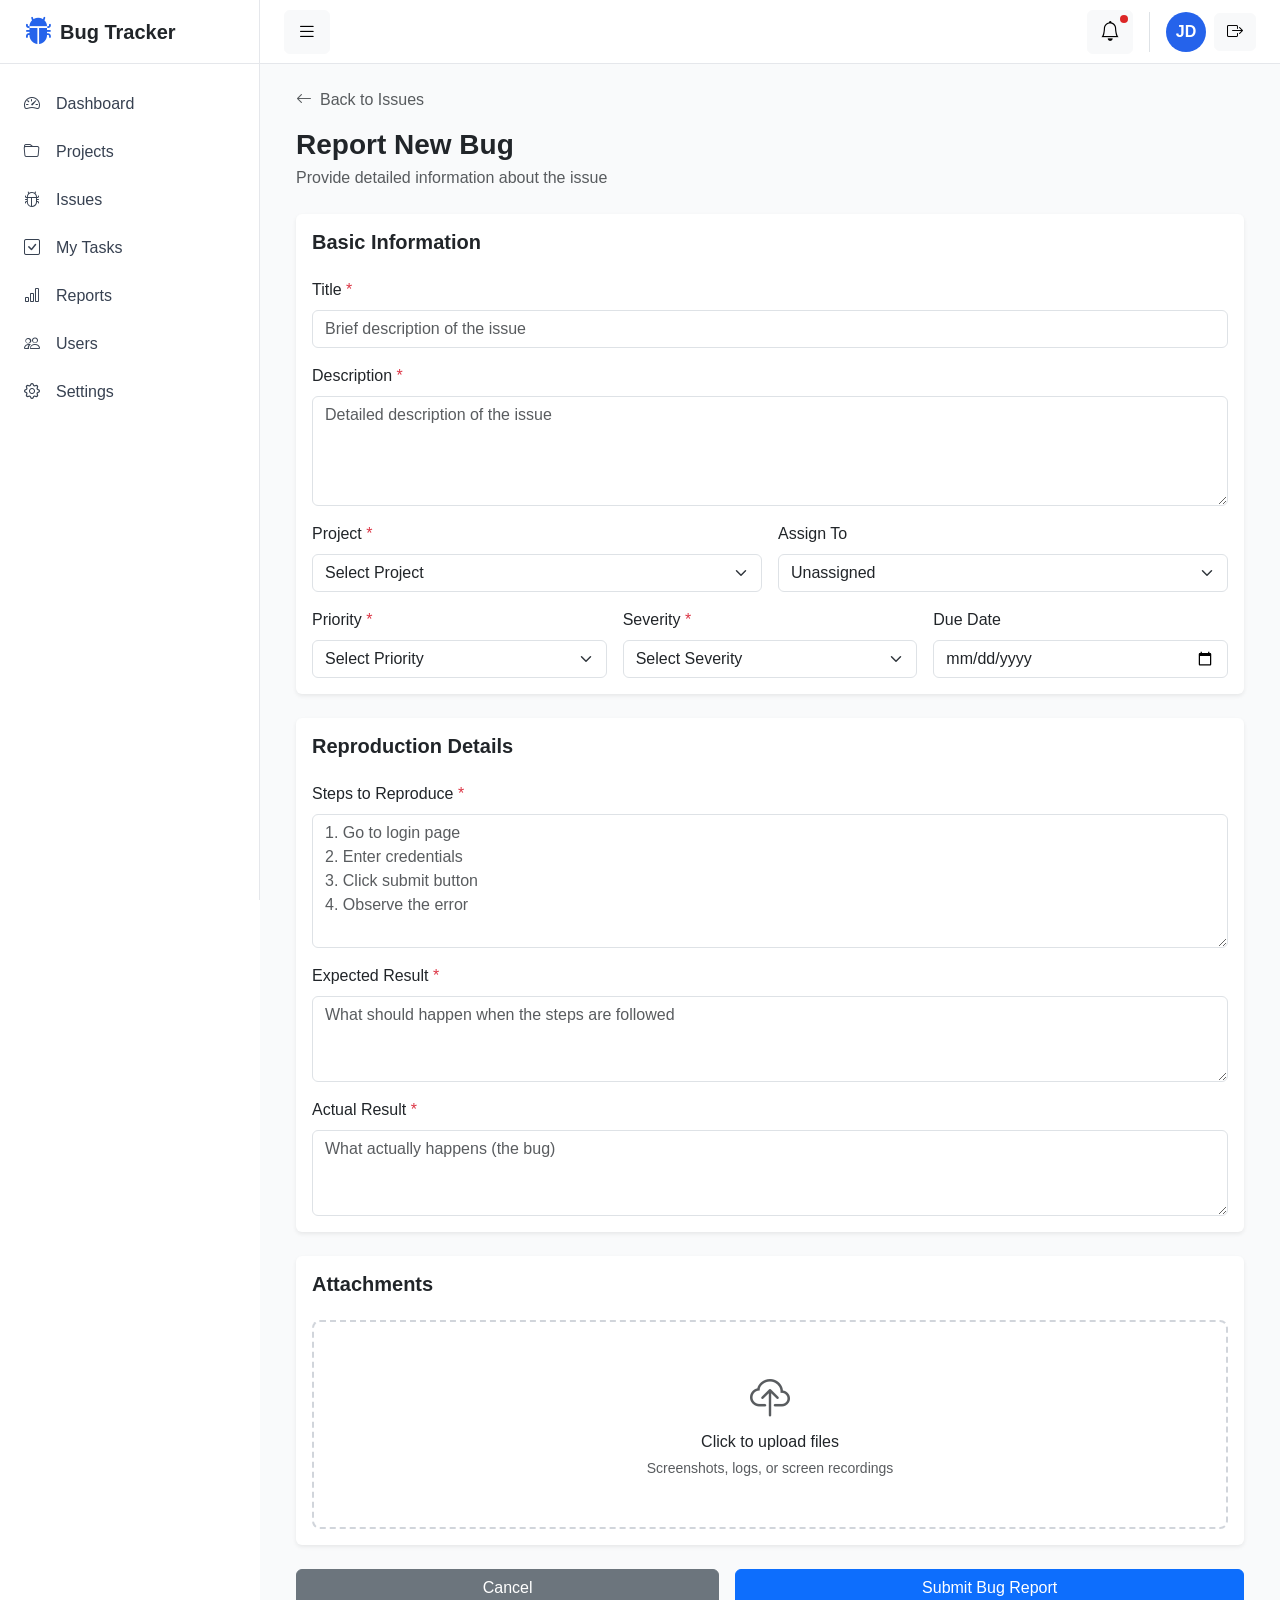
<file: public/create-issue.html>
<!DOCTYPE html>
<html lang="en">
<head>
    <meta charset="UTF-8">
    <meta name="viewport" content="width=device-width, initial-scale=1.0">
    <title>Report Bug - Bug Tracker</title>
    <link href="https://cdn.jsdelivr.net/npm/bootstrap@5.3.0/dist/css/bootstrap.min.css" rel="stylesheet">
    <link rel="stylesheet" href="https://cdn.jsdelivr.net/npm/bootstrap-icons@1.11.0/font/bootstrap-icons.css">
    <link rel="stylesheet" href="css/style.css">
</head>
<body>
    <!-- Sidebar -->
    <div class="sidebar" id="sidebar">
        <div class="sidebar-logo d-flex align-items-center">
            <i class="bi bi-bug-fill text-primary fs-3 me-2"></i>
            <span class="fw-bold fs-5">Bug Tracker</span>
        </div>
        <nav class="sidebar-nav">
            <a href="dashboard.html" class="sidebar-link">
                <i class="bi bi-speedometer2"></i>
                <span>Dashboard</span>
            </a>
            <a href="projects.html" class="sidebar-link">
                <i class="bi bi-folder"></i>
                <span>Projects</span>
            </a>
            <a href="issues.html" class="sidebar-link active">
                <i class="bi bi-bug"></i>
                <span>Issues</span>
            </a>
            <a href="my-tasks.html" class="sidebar-link">
                <i class="bi bi-check-square"></i>
                <span>My Tasks</span>
            </a>
            <a href="reports.html" class="sidebar-link">
                <i class="bi bi-bar-chart"></i>
                <span>Reports</span>
            </a>
            <a href="users.html" class="sidebar-link">
                <i class="bi bi-people"></i>
                <span>Users</span>
            </a>
            <a href="settings.html" class="sidebar-link">
                <i class="bi bi-gear"></i>
                <span>Settings</span>
            </a>
        </nav>
    </div>

    <!-- Top Navbar -->
    <nav class="top-navbar d-flex align-items-center px-4" id="topNavbar">
        <button class="btn btn-light me-3" id="sidebarToggle">
            <i class="bi bi-list fs-5"></i>
        </button>
        <div class="ms-auto d-flex align-items-center gap-3">
            <button class="btn btn-light position-relative">
                <i class="bi bi-bell fs-5"></i>
                <span class="notification-badge"></span>
            </button>
            <div class="d-flex align-items-center gap-2 border-start ps-3">
                <div class="avatar">JD</div>
                <a href="login.html" class="btn btn-light">
                    <i class="bi bi-box-arrow-right"></i>
                </a>
            </div>
        </div>
    </nav>

    <!-- Main Content -->
    <main class="main-content" id="mainContent">
        <div class="container-fluid">
            <a href="issues.html" class="text-decoration-none text-muted mb-3 d-inline-block">
                <i class="bi bi-arrow-left me-2"></i>Back to Issues
            </a>

            <div class="mb-4">
                <h1 class="h3 fw-bold mb-1">Report New Bug</h1>
                <p class="text-muted mb-0">Provide detailed information about the issue</p>
            </div>

            <form>
                <!-- Basic Information -->
                <div class="card border-0 shadow-sm mb-4">
                    <div class="card-body">
                        <h5 class="card-title fw-semibold mb-4">Basic Information</h5>
                        <div class="row g-3">
                            <div class="col-12">
                                <label class="form-label">Title <span class="text-danger">*</span></label>
                                <input type="text" class="form-control" placeholder="Brief description of the issue" required>
                            </div>
                            <div class="col-12">
                                <label class="form-label">Description <span class="text-danger">*</span></label>
                                <textarea class="form-control" rows="4" placeholder="Detailed description of the issue" required></textarea>
                            </div>
                            <div class="col-md-6">
                                <label class="form-label">Project <span class="text-danger">*</span></label>
                                <select class="form-select" required>
                                    <option value="">Select Project</option>
                                    <option>Web Portal</option>
                                    <option>Backend API</option>
                                    <option>Mobile App</option>
                                </select>
                            </div>
                            <div class="col-md-6">
                                <label class="form-label">Assign To</label>
                                <select class="form-select">
                                    <option>Unassigned</option>
                                    <option>John Doe</option>
                                    <option>Alice Johnson</option>
                                    <option>Bob Smith</option>
                                </select>
                            </div>
                            <div class="col-md-4">
                                <label class="form-label">Priority <span class="text-danger">*</span></label>
                                <select class="form-select" required>
                                    <option value="">Select Priority</option>
                                    <option>Critical</option>
                                    <option>High</option>
                                    <option>Medium</option>
                                    <option>Low</option>
                                </select>
                            </div>
                            <div class="col-md-4">
                                <label class="form-label">Severity <span class="text-danger">*</span></label>
                                <select class="form-select" required>
                                    <option value="">Select Severity</option>
                                    <option>Blocker</option>
                                    <option>Major</option>
                                    <option>Minor</option>
                                </select>
                            </div>
                            <div class="col-md-4">
                                <label class="form-label">Due Date</label>
                                <input type="date" class="form-control">
                            </div>
                        </div>
                    </div>
                </div>

                <!-- Reproduction Details -->
                <div class="card border-0 shadow-sm mb-4">
                    <div class="card-body">
                        <h5 class="card-title fw-semibold mb-4">Reproduction Details</h5>
                        <div class="row g-3">
                            <div class="col-12">
                                <label class="form-label">Steps to Reproduce <span class="text-danger">*</span></label>
                                <textarea class="form-control" rows="5" placeholder="1. Go to login page&#10;2. Enter credentials&#10;3. Click submit button&#10;4. Observe the error" required></textarea>
                            </div>
                            <div class="col-12">
                                <label class="form-label">Expected Result <span class="text-danger">*</span></label>
                                <textarea class="form-control" rows="3" placeholder="What should happen when the steps are followed" required></textarea>
                            </div>
                            <div class="col-12">
                                <label class="form-label">Actual Result <span class="text-danger">*</span></label>
                                <textarea class="form-control" rows="3" placeholder="What actually happens (the bug)" required></textarea>
                            </div>
                        </div>
                    </div>
                </div>

                <!-- Attachments -->
                <div class="card border-0 shadow-sm mb-4">
                    <div class="card-body">
                        <h5 class="card-title fw-semibold mb-4">Attachments</h5>
                        <div class="upload-area">
                            <i class="bi bi-cloud-upload fs-1 text-muted mb-2"></i>
                            <p class="mb-1 fw-medium">Click to upload files</p>
                            <p class="text-muted small mb-0">Screenshots, logs, or screen recordings</p>
                        </div>
                    </div>
                </div>

                <!-- Action Buttons -->
                <div class="d-flex gap-3">
                    <a href="issues.html" class="btn btn-secondary flex-fill">Cancel</a>
                    <button type="submit" class="btn btn-primary flex-fill">Submit Bug Report</button>
                </div>
            </form>
        </div>
    </main>

    <script src="https://cdn.jsdelivr.net/npm/bootstrap@5.3.0/dist/js/bootstrap.bundle.min.js"></script>
    <script src="js/main.js"></script>
    <script>
        document.querySelector('form').addEventListener('submit', function(e) {
            e.preventDefault();
            alert('Bug report submitted successfully!');
            window.location.href = 'issues.html';
        });
    </script>
</body>
</html>
</file>
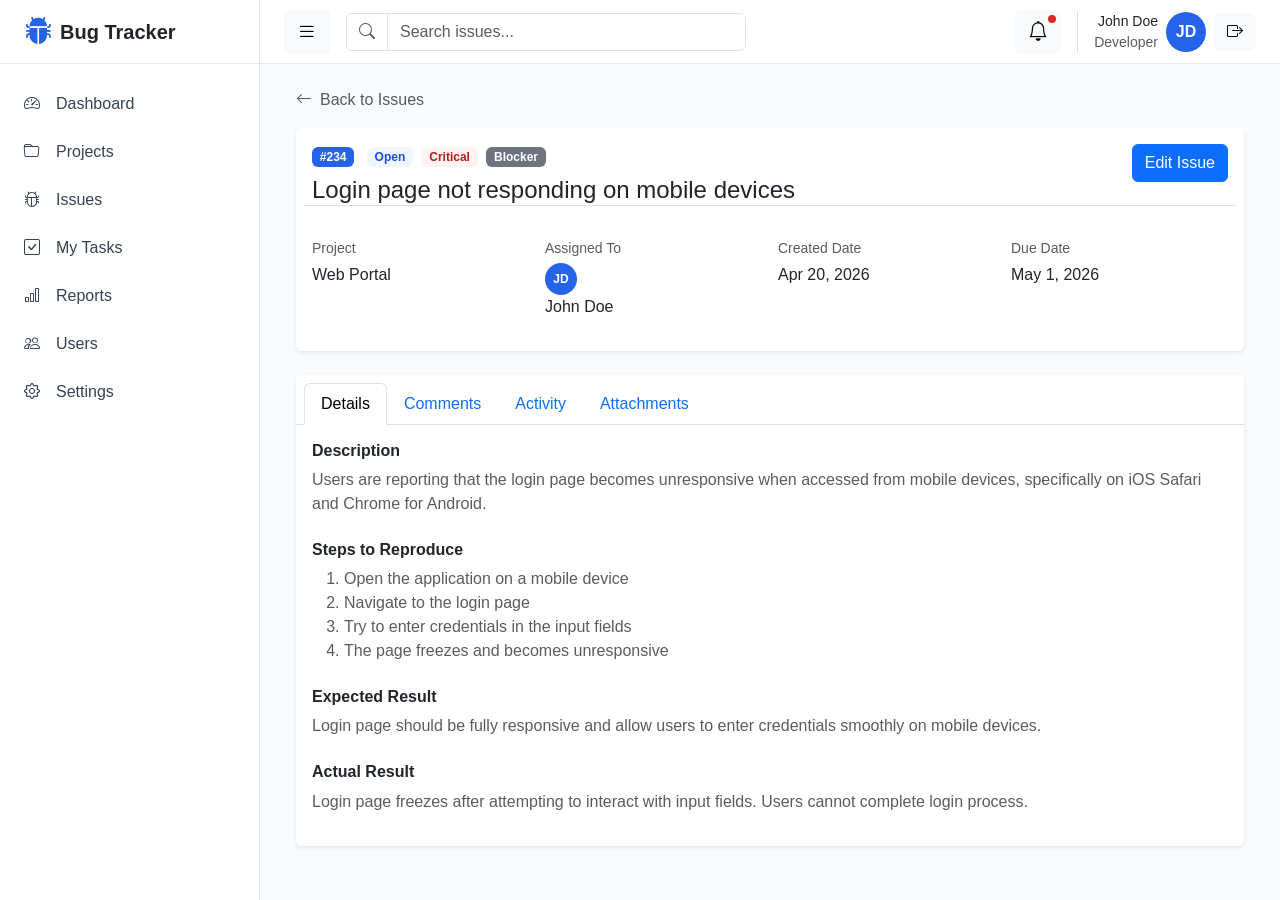
<file: public/issue-detail.html>
<!DOCTYPE html>
<html lang="en">
<head>
    <meta charset="UTF-8">
    <meta name="viewport" content="width=device-width, initial-scale=1.0">
    <title>Issue Detail - Bug Tracker</title>
    <link href="https://cdn.jsdelivr.net/npm/bootstrap@5.3.0/dist/css/bootstrap.min.css" rel="stylesheet">
    <link rel="stylesheet" href="https://cdn.jsdelivr.net/npm/bootstrap-icons@1.11.0/font/bootstrap-icons.css">
    <link rel="stylesheet" href="css/style.css">
</head>
<body>
    <!-- Sidebar -->
    <div class="sidebar" id="sidebar">
        <div class="sidebar-logo d-flex align-items-center">
            <i class="bi bi-bug-fill text-primary fs-3 me-2"></i>
            <span class="fw-bold fs-5">Bug Tracker</span>
        </div>
        <nav class="sidebar-nav">
            <a href="dashboard.html" class="sidebar-link">
                <i class="bi bi-speedometer2"></i>
                <span>Dashboard</span>
            </a>
            <a href="projects.html" class="sidebar-link">
                <i class="bi bi-folder"></i>
                <span>Projects</span>
            </a>
            <a href="issues.html" class="sidebar-link active">
                <i class="bi bi-bug"></i>
                <span>Issues</span>
            </a>
            <a href="my-tasks.html" class="sidebar-link">
                <i class="bi bi-check-square"></i>
                <span>My Tasks</span>
            </a>
            <a href="reports.html" class="sidebar-link">
                <i class="bi bi-bar-chart"></i>
                <span>Reports</span>
            </a>
            <a href="users.html" class="sidebar-link">
                <i class="bi bi-people"></i>
                <span>Users</span>
            </a>
            <a href="settings.html" class="sidebar-link">
                <i class="bi bi-gear"></i>
                <span>Settings</span>
            </a>
        </nav>
    </div>

    <!-- Top Navbar -->
    <nav class="top-navbar d-flex align-items-center px-4" id="topNavbar">
        <button class="btn btn-light me-3" id="sidebarToggle">
            <i class="bi bi-list fs-5"></i>
        </button>
        <div class="input-group" style="max-width: 400px;">
            <span class="input-group-text bg-white">
                <i class="bi bi-search text-muted"></i>
            </span>
            <input type="text" class="form-control" placeholder="Search issues...">
        </div>
        <div class="ms-auto d-flex align-items-center gap-3">
            <button class="btn btn-light position-relative">
                <i class="bi bi-bell fs-5"></i>
                <span class="notification-badge"></span>
            </button>
            <div class="d-flex align-items-center gap-2 border-start ps-3">
                <div class="text-end d-none d-md-block">
                    <p class="mb-0 small fw-medium">John Doe</p>
                    <p class="mb-0 small text-muted">Developer</p>
                </div>
                <div class="avatar">JD</div>
                <a href="login.html" class="btn btn-light">
                    <i class="bi bi-box-arrow-right"></i>
                </a>
            </div>
        </div>
    </nav>

    <!-- Main Content -->
    <main class="main-content" id="mainContent">
        <div class="container-fluid">
            <!-- Back Button -->
            <a href="issues.html" class="text-decoration-none text-muted mb-3 d-inline-block">
                <i class="bi bi-arrow-left me-2"></i>Back to Issues
            </a>

            <!-- Issue Header -->
            <div class="card border-0 shadow-sm mb-4">
                <div class="card-body">
                    <div class="d-flex justify-content-between align-items-start mb-3">
                        <div>
                            <div class="mb-2">
                                <span class="badge bg-primary me-2">#234</span>
                                <span class="badge badge-status-open">Open</span>
                                <span class="badge badge-priority-critical ms-1">Critical</span>
                                <span class="badge bg-secondary ms-1">Blocker</span>
                            </div>
                            <h1 class="h4 mb-0">Login page not responding on mobile devices</h1>
                        </div>
                        <button class="btn btn-primary">Edit Issue</button>
                    </div>

                    <div class="row g-3 pt-3 border-top">
                        <div class="col-md-3">
                            <p class="text-muted small mb-1">Project</p>
                            <p class="mb-0 fw-medium">Web Portal</p>
                        </div>
                        <div class="col-md-3">
                            <p class="text-muted small mb-1">Assigned To</p>
                            <p class="mb-0 d-flex align-items-center gap-2">
                                <div class="avatar avatar-sm">JD</div>
                                <span class="fw-medium">John Doe</span>
                            </p>
                        </div>
                        <div class="col-md-3">
                            <p class="text-muted small mb-1">Created Date</p>
                            <p class="mb-0 fw-medium">Apr 20, 2026</p>
                        </div>
                        <div class="col-md-3">
                            <p class="text-muted small mb-1">Due Date</p>
                            <p class="mb-0 fw-medium">May 1, 2026</p>
                        </div>
                    </div>
                </div>
            </div>

            <!-- Tabs -->
            <div class="card border-0 shadow-sm">
                <div class="card-header bg-white border-bottom">
                    <ul class="nav nav-tabs card-header-tabs" role="tablist">
                        <li class="nav-item">
                            <button class="nav-link active" data-bs-toggle="tab" data-bs-target="#details">Details</button>
                        </li>
                        <li class="nav-item">
                            <button class="nav-link" data-bs-toggle="tab" data-bs-target="#comments">Comments</button>
                        </li>
                        <li class="nav-item">
                            <button class="nav-link" data-bs-toggle="tab" data-bs-target="#activity">Activity</button>
                        </li>
                        <li class="nav-item">
                            <button class="nav-link" data-bs-toggle="tab" data-bs-target="#attachments">Attachments</button>
                        </li>
                    </ul>
                </div>
                <div class="card-body">
                    <div class="tab-content">
                        <!-- Details Tab -->
                        <div class="tab-pane fade show active" id="details">
                            <div class="mb-4">
                                <h6 class="fw-semibold mb-2">Description</h6>
                                <p class="text-muted">Users are reporting that the login page becomes unresponsive when accessed from mobile devices, specifically on iOS Safari and Chrome for Android.</p>
                            </div>
                            <div class="mb-4">
                                <h6 class="fw-semibold mb-2">Steps to Reproduce</h6>
                                <ol class="text-muted">
                                    <li>Open the application on a mobile device</li>
                                    <li>Navigate to the login page</li>
                                    <li>Try to enter credentials in the input fields</li>
                                    <li>The page freezes and becomes unresponsive</li>
                                </ol>
                            </div>
                            <div class="mb-4">
                                <h6 class="fw-semibold mb-2">Expected Result</h6>
                                <p class="text-muted">Login page should be fully responsive and allow users to enter credentials smoothly on mobile devices.</p>
                            </div>
                            <div>
                                <h6 class="fw-semibold mb-2">Actual Result</h6>
                                <p class="text-muted">Login page freezes after attempting to interact with input fields. Users cannot complete login process.</p>
                            </div>
                        </div>

                        <!-- Comments Tab -->
                        <div class="tab-pane fade" id="comments">
                            <div class="mb-4">
                                <div class="d-flex gap-3 mb-3">
                                    <div class="avatar">BS</div>
                                    <div class="flex-grow-1">
                                        <div class="bg-light rounded p-3">
                                            <div class="d-flex justify-content-between mb-2">
                                                <strong>Bob Smith</strong>
                                                <small class="text-muted">Apr 21, 2026 10:30 AM</small>
                                            </div>
                                            <p class="mb-0">I've reproduced this issue on iPhone 14 Pro with iOS 17.2. The page freezes consistently after tapping the email input field.</p>
                                        </div>
                                    </div>
                                </div>
                            </div>
                            <div class="border-top pt-3">
                                <h6 class="fw-semibold mb-3">Add Comment</h6>
                                <textarea class="form-control mb-3" rows="3" placeholder="Write your comment..."></textarea>
                                <button class="btn btn-primary">
                                    <i class="bi bi-send me-2"></i>Post Comment
                                </button>
                            </div>
                        </div>

                        <!-- Activity Tab -->
                        <div class="tab-pane fade" id="activity">
                            <div class="timeline-item">
                                <div class="timeline-icon">
                                    <i class="bi bi-clock text-primary"></i>
                                </div>
                                <div>
                                    <div class="d-flex gap-2 mb-1">
                                        <strong>Created</strong>
                                        <small class="text-muted">• Apr 20, 2026 03:25 PM</small>
                                    </div>
                                    <p class="text-muted mb-1">Issue reported</p>
                                    <small class="text-muted">by Alice Johnson</small>
                                </div>
                            </div>
                            <div class="timeline-item">
                                <div class="timeline-icon">
                                    <i class="bi bi-clock text-primary"></i>
                                </div>
                                <div>
                                    <div class="d-flex gap-2 mb-1">
                                        <strong>Assigned</strong>
                                        <small class="text-muted">• Apr 20, 2026 03:26 PM</small>
                                    </div>
                                    <p class="text-muted mb-1">Assigned to John Doe</p>
                                    <small class="text-muted">by System</small>
                                </div>
                            </div>
                        </div>

                        <!-- Attachments Tab -->
                        <div class="tab-pane fade" id="attachments">
                            <div class="list-group">
                                <div class="list-group-item d-flex justify-content-between align-items-center">
                                    <div class="d-flex gap-3 align-items-center">
                                        <div class="bg-primary bg-opacity-10 p-2 rounded">
                                            <i class="bi bi-file-earmark text-primary"></i>
                                        </div>
                                        <div>
                                            <div class="fw-medium">screenshot-ios-error.png</div>
                                            <small class="text-muted">2.4 MB • Uploaded Apr 20, 2026</small>
                                        </div>
                                    </div>
                                    <button class="btn btn-sm btn-light">
                                        <i class="bi bi-download"></i>
                                    </button>
                                </div>
                            </div>
                            <div class="upload-area mt-3">
                                <i class="bi bi-cloud-upload fs-1 text-muted mb-2"></i>
                                <p class="mb-0">Click to upload or drag and drop files here</p>
                            </div>
                        </div>
                    </div>
                </div>
            </div>
        </div>
    </main>

    <script src="https://cdn.jsdelivr.net/npm/bootstrap@5.3.0/dist/js/bootstrap.bundle.min.js"></script>
    <script src="js/main.js"></script>
</body>
</html>
</file>
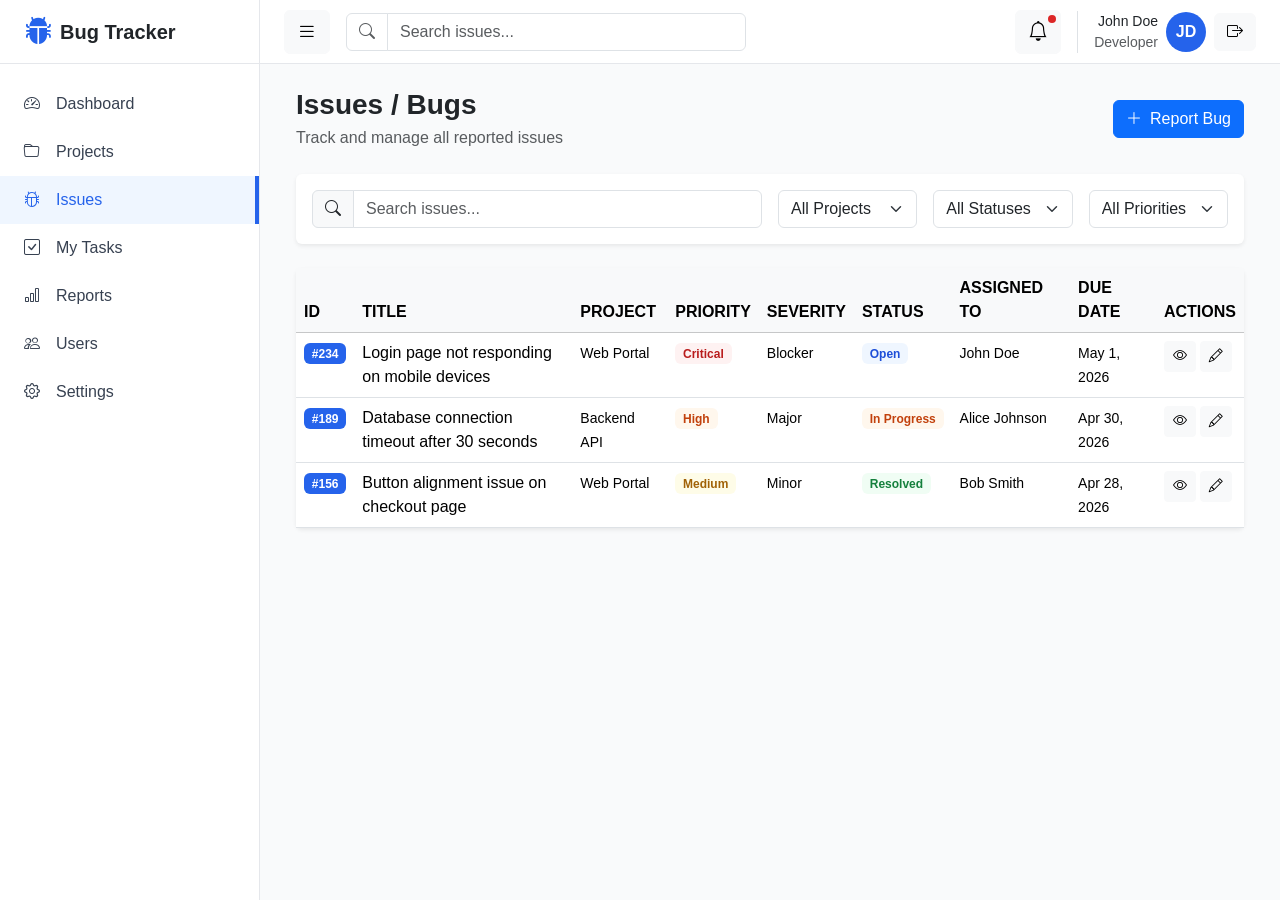
<file: public/issues.html>
<!DOCTYPE html>
<html lang="en">
<head>
    <meta charset="UTF-8">
    <meta name="viewport" content="width=device-width, initial-scale=1.0">
    <title>Issues - Bug Tracker</title>
    <link href="https://cdn.jsdelivr.net/npm/bootstrap@5.3.0/dist/css/bootstrap.min.css" rel="stylesheet">
    <link rel="stylesheet" href="https://cdn.jsdelivr.net/npm/bootstrap-icons@1.11.0/font/bootstrap-icons.css">
    <link rel="stylesheet" href="css/style.css">
</head>
<body>
    <!-- Sidebar (same as dashboard) -->
    <div class="sidebar" id="sidebar">
        <div class="sidebar-logo d-flex align-items-center">
            <i class="bi bi-bug-fill text-primary fs-3 me-2"></i>
            <span class="fw-bold fs-5">Bug Tracker</span>
        </div>
        <nav class="sidebar-nav">
            <a href="dashboard.html" class="sidebar-link">
                <i class="bi bi-speedometer2"></i>
                <span>Dashboard</span>
            </a>
            <a href="projects.html" class="sidebar-link">
                <i class="bi bi-folder"></i>
                <span>Projects</span>
            </a>
            <a href="issues.html" class="sidebar-link active">
                <i class="bi bi-bug"></i>
                <span>Issues</span>
            </a>
            <a href="my-tasks.html" class="sidebar-link">
                <i class="bi bi-check-square"></i>
                <span>My Tasks</span>
            </a>
            <a href="reports.html" class="sidebar-link">
                <i class="bi bi-bar-chart"></i>
                <span>Reports</span>
            </a>
            <a href="users.html" class="sidebar-link">
                <i class="bi bi-people"></i>
                <span>Users</span>
            </a>
            <a href="settings.html" class="sidebar-link">
                <i class="bi bi-gear"></i>
                <span>Settings</span>
            </a>
        </nav>
    </div>

    <!-- Top Navbar -->
    <nav class="top-navbar d-flex align-items-center px-4" id="topNavbar">
        <button class="btn btn-light me-3" id="sidebarToggle">
            <i class="bi bi-list fs-5"></i>
        </button>
        <div class="input-group" style="max-width: 400px;">
            <span class="input-group-text bg-white">
                <i class="bi bi-search text-muted"></i>
            </span>
            <input type="text" class="form-control" placeholder="Search issues...">
        </div>
        <div class="ms-auto d-flex align-items-center gap-3">
            <button class="btn btn-light position-relative">
                <i class="bi bi-bell fs-5"></i>
                <span class="notification-badge"></span>
            </button>
            <div class="d-flex align-items-center gap-2 border-start ps-3">
                <div class="text-end d-none d-md-block">
                    <p class="mb-0 small fw-medium">John Doe</p>
                    <p class="mb-0 small text-muted">Developer</p>
                </div>
                <div class="avatar">JD</div>
                <a href="login.html" class="btn btn-light">
                    <i class="bi bi-box-arrow-right"></i>
                </a>
            </div>
        </div>
    </nav>

    <!-- Main Content -->
    <main class="main-content" id="mainContent">
        <div class="container-fluid">
            <div class="d-flex justify-content-between align-items-center mb-4">
                <div>
                    <h1 class="h3 fw-bold mb-1">Issues / Bugs</h1>
                    <p class="text-muted mb-0">Track and manage all reported issues</p>
                </div>
                <a href="create-issue.html" class="btn btn-primary">
                    <i class="bi bi-plus-lg me-2"></i>Report Bug
                </a>
            </div>

            <!-- Filters -->
            <div class="card border-0 shadow-sm mb-4">
                <div class="card-body">
                    <div class="row g-3">
                        <div class="col-md-6">
                            <div class="input-group">
                                <span class="input-group-text"><i class="bi bi-search"></i></span>
                                <input type="text" class="form-control" placeholder="Search issues...">
                            </div>
                        </div>
                        <div class="col-md-2">
                            <select class="form-select">
                                <option>All Projects</option>
                                <option>Web Portal</option>
                                <option>Backend API</option>
                                <option>Mobile App</option>
                            </select>
                        </div>
                        <div class="col-md-2">
                            <select class="form-select">
                                <option>All Statuses</option>
                                <option>Open</option>
                                <option>In Progress</option>
                                <option>Resolved</option>
                                <option>Closed</option>
                            </select>
                        </div>
                        <div class="col-md-2">
                            <select class="form-select">
                                <option>All Priorities</option>
                                <option>Critical</option>
                                <option>High</option>
                                <option>Medium</option>
                                <option>Low</option>
                            </select>
                        </div>
                    </div>
                </div>
            </div>

            <!-- Issues Table -->
            <div class="card border-0 shadow-sm">
                <div class="table-responsive">
                    <table class="table table-hover mb-0">
                        <thead class="table-light">
                            <tr>
                                <th>ID</th>
                                <th>TITLE</th>
                                <th>PROJECT</th>
                                <th>PRIORITY</th>
                                <th>SEVERITY</th>
                                <th>STATUS</th>
                                <th>ASSIGNED TO</th>
                                <th>DUE DATE</th>
                                <th>ACTIONS</th>
                            </tr>
                        </thead>
                        <tbody>
                            <tr>
                                <td><span class="badge bg-primary">#234</span></td>
                                <td>
                                    <div style="max-width: 250px;">Login page not responding on mobile devices</div>
                                </td>
                                <td><small>Web Portal</small></td>
                                <td><span class="badge badge-priority-critical">Critical</span></td>
                                <td><small>Blocker</small></td>
                                <td><span class="badge badge-status-open">Open</span></td>
                                <td><small>John Doe</small></td>
                                <td><small>May 1, 2026</small></td>
                                <td>
                                    <a href="issue-detail.html?id=234" class="btn btn-sm btn-light"><i class="bi bi-eye"></i></a>
                                    <button class="btn btn-sm btn-light"><i class="bi bi-pencil"></i></button>
                                </td>
                            </tr>
                            <tr>
                                <td><span class="badge bg-primary">#189</span></td>
                                <td>
                                    <div style="max-width: 250px;">Database connection timeout after 30 seconds</div>
                                </td>
                                <td><small>Backend API</small></td>
                                <td><span class="badge badge-priority-high">High</span></td>
                                <td><small>Major</small></td>
                                <td><span class="badge badge-status-progress">In Progress</span></td>
                                <td><small>Alice Johnson</small></td>
                                <td><small>Apr 30, 2026</small></td>
                                <td>
                                    <a href="issue-detail.html?id=189" class="btn btn-sm btn-light"><i class="bi bi-eye"></i></a>
                                    <button class="btn btn-sm btn-light"><i class="bi bi-pencil"></i></button>
                                </td>
                            </tr>
                            <tr>
                                <td><span class="badge bg-primary">#156</span></td>
                                <td>
                                    <div style="max-width: 250px;">Button alignment issue on checkout page</div>
                                </td>
                                <td><small>Web Portal</small></td>
                                <td><span class="badge badge-priority-medium">Medium</span></td>
                                <td><small>Minor</small></td>
                                <td><span class="badge badge-status-resolved">Resolved</span></td>
                                <td><small>Bob Smith</small></td>
                                <td><small>Apr 28, 2026</small></td>
                                <td>
                                    <a href="issue-detail.html?id=156" class="btn btn-sm btn-light"><i class="bi bi-eye"></i></a>
                                    <button class="btn btn-sm btn-light"><i class="bi bi-pencil"></i></button>
                                </td>
                            </tr>
                        </tbody>
                    </table>
                </div>
            </div>
        </div>
    </main>

    <script src="https://cdn.jsdelivr.net/npm/bootstrap@5.3.0/dist/js/bootstrap.bundle.min.js"></script>
    <script src="js/main.js"></script>
</body>
</html>
</file>
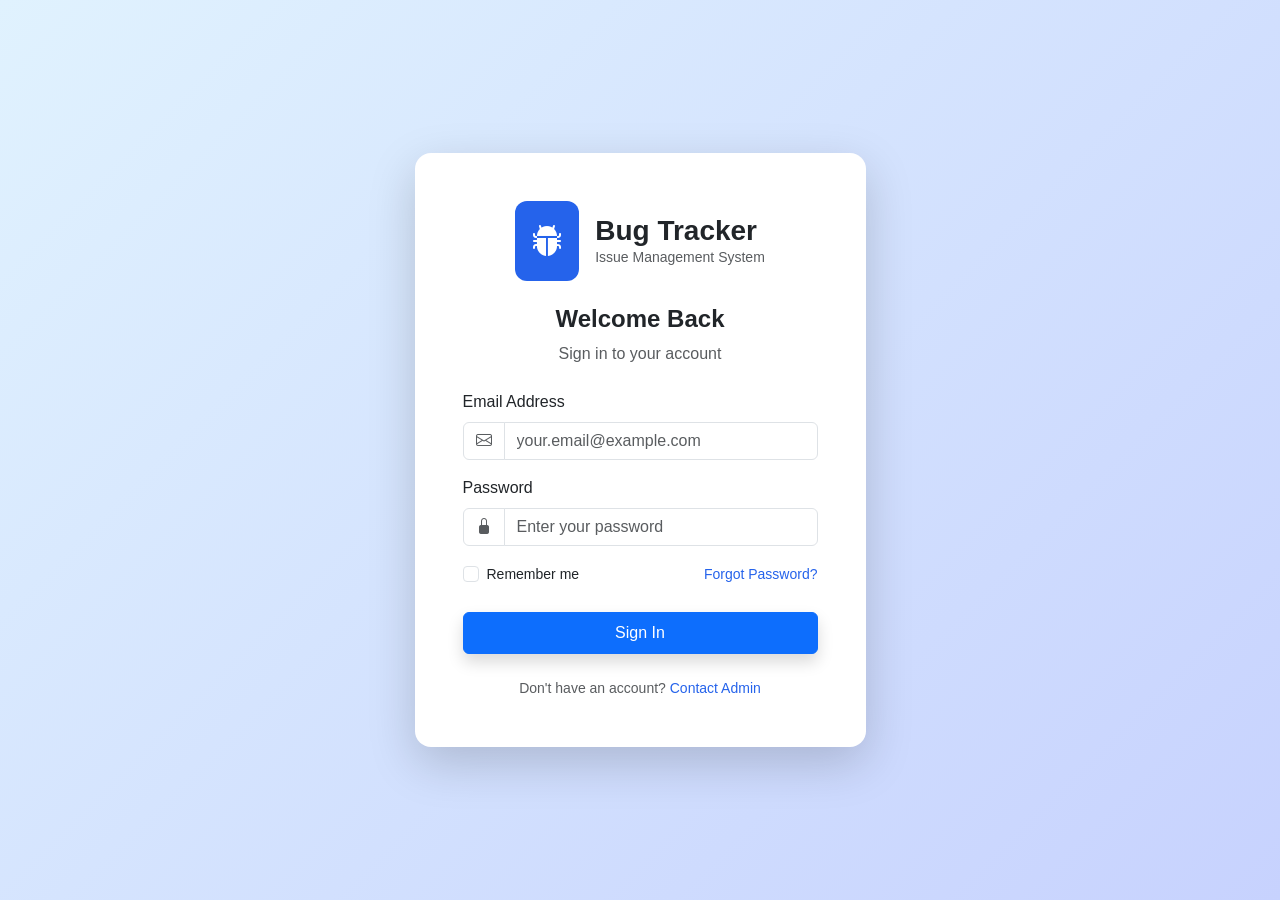
<file: public/login.html>
<!DOCTYPE html>
<html lang="en">
<head>
    <meta charset="UTF-8">
    <meta name="viewport" content="width=device-width, initial-scale=1.0">
    <title>Bug Tracker - Login</title>
    <link href="https://cdn.jsdelivr.net/npm/bootstrap@5.3.0/dist/css/bootstrap.min.css" rel="stylesheet">
    <link rel="stylesheet" href="https://cdn.jsdelivr.net/npm/bootstrap-icons@1.11.0/font/bootstrap-icons.css">
    <link rel="stylesheet" href="css/style.css">
</head>
<body class="bg-light">
    <div class="min-vh-100 d-flex align-items-center justify-content-center" style="background: linear-gradient(135deg, #e0f2fe 0%, #c7d2fe 100%);">
        <div class="container">
            <div class="row justify-content-center">
                <div class="col-md-5">
                    <div class="card shadow-lg border-0 rounded-4">
                        <div class="card-body p-5">
                            <div class="text-center mb-4">
                                <div class="d-inline-flex align-items-center gap-3">
                                    <div class="bg-primary rounded-3 p-3">
                                        <i class="bi bi-bug-fill text-white fs-2"></i>
                                    </div>
                                    <div class="text-start">
                                        <h1 class="h3 mb-0 fw-bold">Bug Tracker</h1>
                                        <p class="text-muted mb-0 small">Issue Management System</p>
                                    </div>
                                </div>
                            </div>
                            <div class="text-center mb-4">
                                <h2 class="h4 fw-semibold mb-2">Welcome Back</h2>
                                <p class="text-muted">Sign in to your account</p>
                            </div>
                            <form id="loginForm">
                                <div class="mb-3">
                                    <label for="email" class="form-label fw-medium">Email Address</label>
                                    <div class="input-group">
                                        <span class="input-group-text bg-white">
                                            <i class="bi bi-envelope text-muted"></i>
                                        </span>
                                        <input type="email" class="form-control" id="email" placeholder="your.email@example.com" required>
                                    </div>
                                </div>
                                <div class="mb-3">
                                    <label for="password" class="form-label fw-medium">Password</label>
                                    <div class="input-group">
                                        <span class="input-group-text bg-white">
                                            <i class="bi bi-lock-fill text-muted"></i>
                                        </span>
                                        <input type="password" class="form-control" id="password" placeholder="Enter your password" required>
                                    </div>
                                </div>
                                <div class="d-flex justify-content-between align-items-center mb-4">
                                    <div class="form-check">
                                        <input class="form-check-input" type="checkbox" id="rememberMe">
                                        <label class="form-check-label small" for="rememberMe">Remember me</label>
                                    </div>
                                    <a href="#" class="small text-primary text-decoration-none fw-medium">Forgot Password?</a>
                                </div>
                                <button type="submit" class="btn btn-primary w-100 py-2 fw-medium shadow">Sign In</button>
                            </form>
                            <div class="text-center mt-4">
                                <p class="small text-muted mb-0">
                                    Don't have an account?
                                    <a href="#" class="text-primary text-decoration-none fw-medium">Contact Admin</a>
                                </p>
                            </div>
                        </div>
                    </div>
                </div>
            </div>
        </div>
    </div>
    <script src="https://cdn.jsdelivr.net/npm/bootstrap@5.3.0/dist/js/bootstrap.bundle.min.js"></script>
    <script>
        document.getElementById('loginForm').addEventListener('submit', function(e) {
            e.preventDefault();
            window.location.href = 'dashboard.html';
        });
    </script>
</body>
</html>
</file>
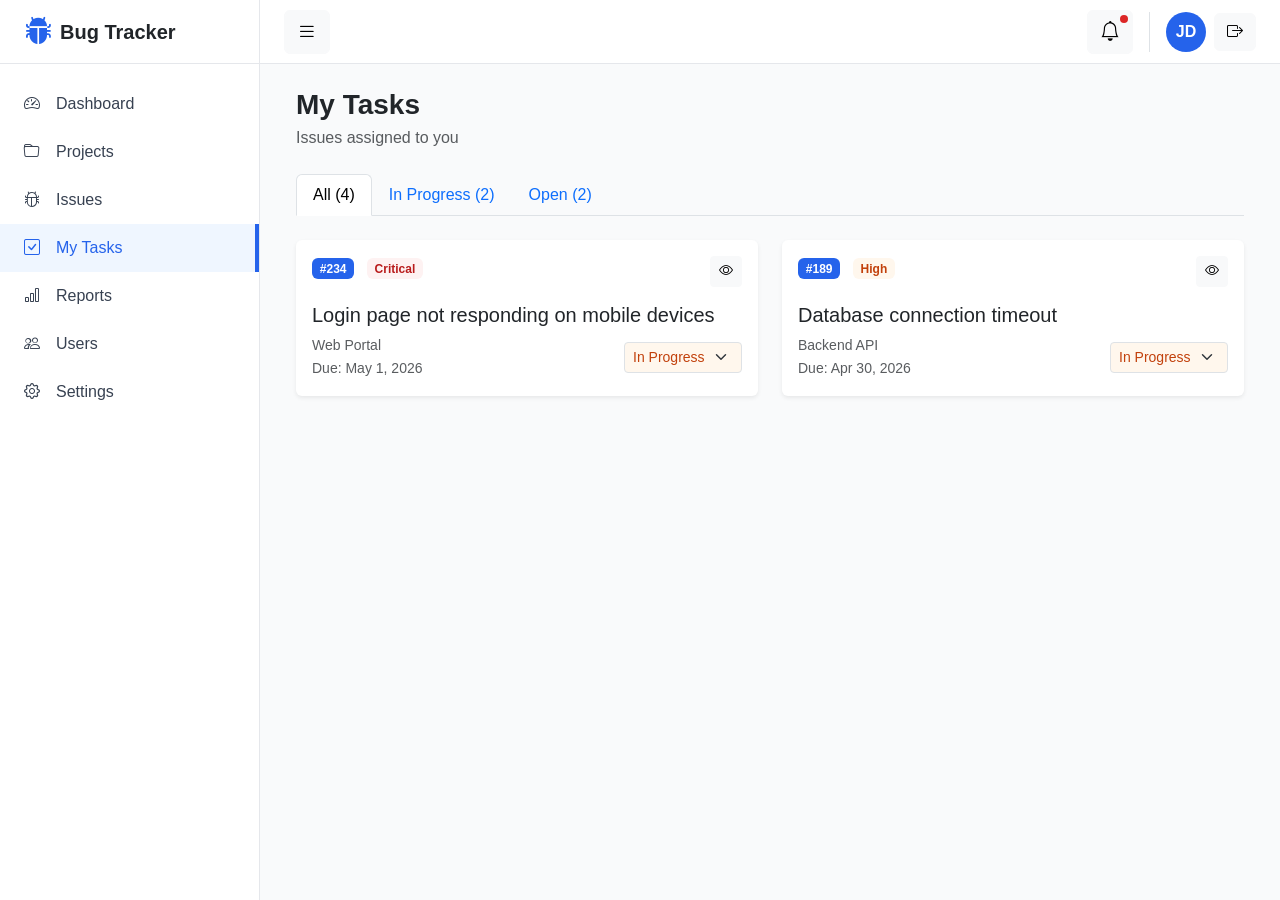
<file: public/my-tasks.html>
<!DOCTYPE html>
<html lang="en">
<head>
    <meta charset="UTF-8">
    <meta name="viewport" content="width=device-width, initial-scale=1.0">
    <title>My Tasks - Bug Tracker</title>
    <link href="https://cdn.jsdelivr.net/npm/bootstrap@5.3.0/dist/css/bootstrap.min.css" rel="stylesheet">
    <link rel="stylesheet" href="https://cdn.jsdelivr.net/npm/bootstrap-icons@1.11.0/font/bootstrap-icons.css">
    <link rel="stylesheet" href="css/style.css">
</head>
<body>
    <div class="sidebar" id="sidebar">
        <div class="sidebar-logo d-flex align-items-center">
            <i class="bi bi-bug-fill text-primary fs-3 me-2"></i>
            <span class="fw-bold fs-5">Bug Tracker</span>
        </div>
        <nav class="sidebar-nav">
            <a href="dashboard.html" class="sidebar-link"><i class="bi bi-speedometer2"></i><span>Dashboard</span></a>
            <a href="projects.html" class="sidebar-link"><i class="bi bi-folder"></i><span>Projects</span></a>
            <a href="issues.html" class="sidebar-link"><i class="bi bi-bug"></i><span>Issues</span></a>
            <a href="my-tasks.html" class="sidebar-link active"><i class="bi bi-check-square"></i><span>My Tasks</span></a>
            <a href="reports.html" class="sidebar-link"><i class="bi bi-bar-chart"></i><span>Reports</span></a>
            <a href="users.html" class="sidebar-link"><i class="bi bi-people"></i><span>Users</span></a>
            <a href="settings.html" class="sidebar-link"><i class="bi bi-gear"></i><span>Settings</span></a>
        </nav>
    </div>
    <nav class="top-navbar d-flex align-items-center px-4" id="topNavbar">
        <button class="btn btn-light me-3" id="sidebarToggle"><i class="bi bi-list fs-5"></i></button>
        <div class="ms-auto d-flex align-items-center gap-3">
            <button class="btn btn-light position-relative"><i class="bi bi-bell fs-5"></i><span class="notification-badge"></span></button>
            <div class="d-flex align-items-center gap-2 border-start ps-3">
                <div class="avatar">JD</div>
                <a href="login.html" class="btn btn-light"><i class="bi bi-box-arrow-right"></i></a>
            </div>
        </div>
    </nav>
    <main class="main-content" id="mainContent">
        <div class="container-fluid">
            <div class="mb-4">
                <h1 class="h3 fw-bold mb-1">My Tasks</h1>
                <p class="text-muted mb-0">Issues assigned to you</p>
            </div>
            <ul class="nav nav-tabs mb-4">
                <li class="nav-item"><a class="nav-link active" href="#">All (4)</a></li>
                <li class="nav-item"><a class="nav-link" href="#">In Progress (2)</a></li>
                <li class="nav-item"><a class="nav-link" href="#">Open (2)</a></li>
            </ul>
            <div class="row g-4">
                <div class="col-lg-6">
                    <div class="card border-0 shadow-sm">
                        <div class="card-body">
                            <div class="d-flex justify-content-between mb-3">
                                <div>
                                    <span class="badge bg-primary me-2">#234</span>
                                    <span class="badge badge-priority-critical">Critical</span>
                                </div>
                                <a href="issue-detail.html?id=234" class="btn btn-sm btn-light"><i class="bi bi-eye"></i></a>
                            </div>
                            <h5 class="card-title mb-2">Login page not responding on mobile devices</h5>
                            <div class="d-flex justify-content-between align-items-center">
                                <div>
                                    <small class="text-muted d-block">Web Portal</small>
                                    <small class="text-muted">Due: May 1, 2026</small>
                                </div>
                                <select class="form-select form-select-sm w-auto badge-status-progress">
                                    <option>Open</option>
                                    <option selected>In Progress</option>
                                    <option>Resolved</option>
                                </select>
                            </div>
                        </div>
                    </div>
                </div>
                <div class="col-lg-6">
                    <div class="card border-0 shadow-sm">
                        <div class="card-body">
                            <div class="d-flex justify-content-between mb-3">
                                <div>
                                    <span class="badge bg-primary me-2">#189</span>
                                    <span class="badge badge-priority-high">High</span>
                                </div>
                                <a href="issue-detail.html?id=189" class="btn btn-sm btn-light"><i class="bi bi-eye"></i></a>
                            </div>
                            <h5 class="card-title mb-2">Database connection timeout</h5>
                            <div class="d-flex justify-content-between align-items-center">
                                <div>
                                    <small class="text-muted d-block">Backend API</small>
                                    <small class="text-muted">Due: Apr 30, 2026</small>
                                </div>
                                <select class="form-select form-select-sm w-auto badge-status-progress">
                                    <option>Open</option>
                                    <option selected>In Progress</option>
                                    <option>Resolved</option>
                                </select>
                            </div>
                        </div>
                    </div>
                </div>
            </div>
        </div>
    </main>
    <script src="https://cdn.jsdelivr.net/npm/bootstrap@5.3.0/dist/js/bootstrap.bundle.min.js"></script>
    <script src="js/main.js"></script>
</body>
</html>
</file>
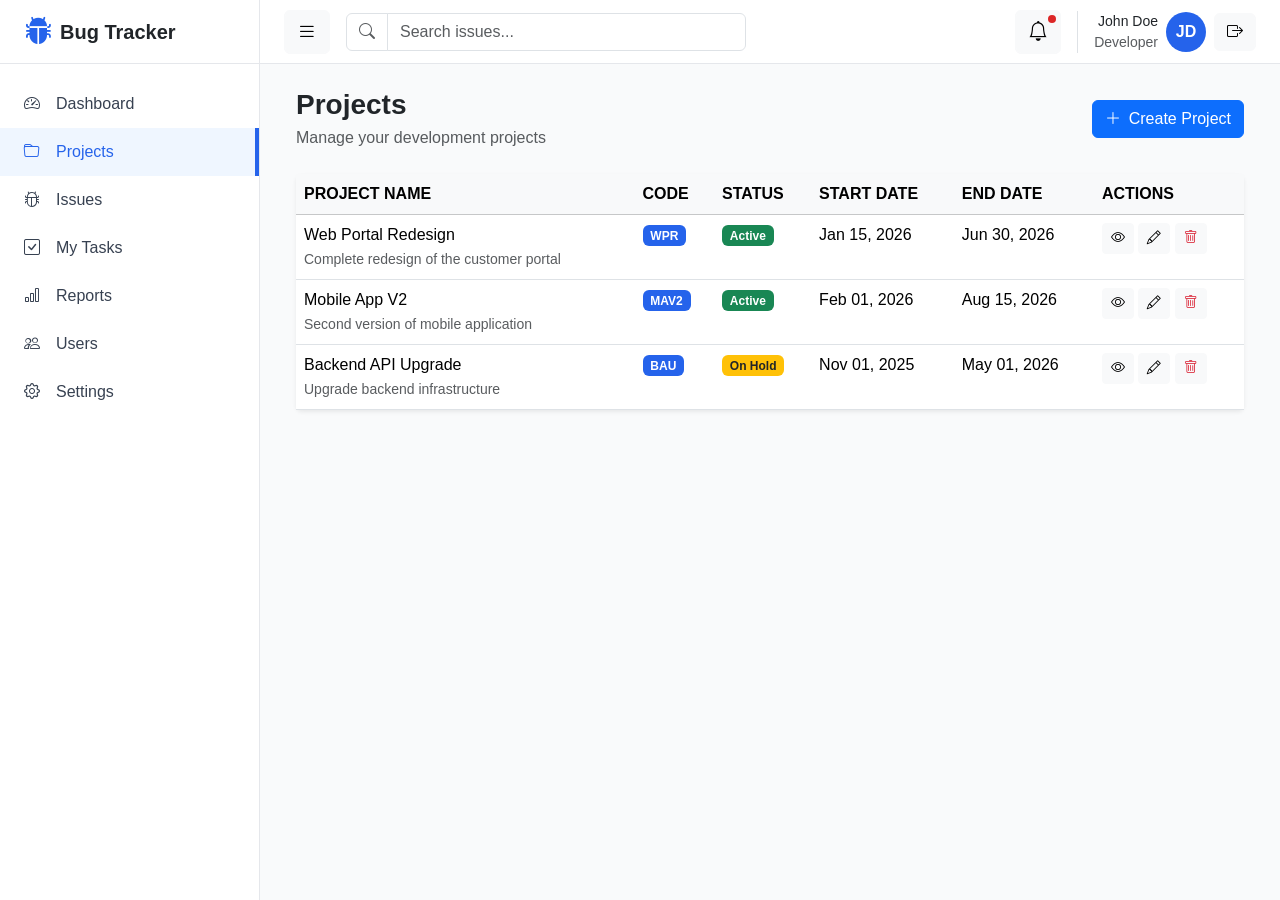
<file: public/projects.html>
<!DOCTYPE html>
<html lang="en">
<head>
    <meta charset="UTF-8">
    <meta name="viewport" content="width=device-width, initial-scale=1.0">
    <title>Projects - Bug Tracker</title>
    <link href="https://cdn.jsdelivr.net/npm/bootstrap@5.3.0/dist/css/bootstrap.min.css" rel="stylesheet">
    <link rel="stylesheet" href="https://cdn.jsdelivr.net/npm/bootstrap-icons@1.11.0/font/bootstrap-icons.css">
    <link rel="stylesheet" href="css/style.css">
</head>
<body>
    <!-- Sidebar -->
    <div class="sidebar" id="sidebar">
        <div class="sidebar-logo d-flex align-items-center">
            <i class="bi bi-bug-fill text-primary fs-3 me-2"></i>
            <span class="fw-bold fs-5">Bug Tracker</span>
        </div>
        <nav class="sidebar-nav">
            <a href="dashboard.html" class="sidebar-link">
                <i class="bi bi-speedometer2"></i>
                <span>Dashboard</span>
            </a>
            <a href="projects.html" class="sidebar-link active">
                <i class="bi bi-folder"></i>
                <span>Projects</span>
            </a>
            <a href="issues.html" class="sidebar-link">
                <i class="bi bi-bug"></i>
                <span>Issues</span>
            </a>
            <a href="my-tasks.html" class="sidebar-link">
                <i class="bi bi-check-square"></i>
                <span>My Tasks</span>
            </a>
            <a href="reports.html" class="sidebar-link">
                <i class="bi bi-bar-chart"></i>
                <span>Reports</span>
            </a>
            <a href="users.html" class="sidebar-link">
                <i class="bi bi-people"></i>
                <span>Users</span>
            </a>
            <a href="settings.html" class="sidebar-link">
                <i class="bi bi-gear"></i>
                <span>Settings</span>
            </a>
        </nav>
    </div>

    <!-- Top Navbar -->
    <nav class="top-navbar d-flex align-items-center px-4" id="topNavbar">
        <button class="btn btn-light me-3" id="sidebarToggle">
            <i class="bi bi-list fs-5"></i>
        </button>
        <div class="input-group" style="max-width: 400px;">
            <span class="input-group-text bg-white">
                <i class="bi bi-search text-muted"></i>
            </span>
            <input type="text" class="form-control" placeholder="Search issues...">
        </div>
        <div class="ms-auto d-flex align-items-center gap-3">
            <button class="btn btn-light position-relative">
                <i class="bi bi-bell fs-5"></i>
                <span class="notification-badge"></span>
            </button>
            <div class="d-flex align-items-center gap-2 border-start ps-3">
                <div class="text-end d-none d-md-block">
                    <p class="mb-0 small fw-medium">John Doe</p>
                    <p class="mb-0 small text-muted">Developer</p>
                </div>
                <div class="avatar">JD</div>
                <a href="login.html" class="btn btn-light">
                    <i class="bi bi-box-arrow-right"></i>
                </a>
            </div>
        </div>
    </nav>

    <!-- Main Content -->
    <main class="main-content" id="mainContent">
        <div class="container-fluid">
            <div class="d-flex justify-content-between align-items-center mb-4">
                <div>
                    <h1 class="h3 fw-bold mb-1">Projects</h1>
                    <p class="text-muted mb-0">Manage your development projects</p>
                </div>
                <button class="btn btn-primary" data-bs-toggle="modal" data-bs-target="#projectModal">
                    <i class="bi bi-plus-lg me-2"></i>Create Project
                </button>
            </div>

            <!-- Projects Table -->
            <div class="card border-0 shadow-sm">
                <div class="table-responsive">
                    <table class="table table-hover mb-0">
                        <thead class="table-light">
                            <tr>
                                <th>PROJECT NAME</th>
                                <th>CODE</th>
                                <th>STATUS</th>
                                <th>START DATE</th>
                                <th>END DATE</th>
                                <th>ACTIONS</th>
                            </tr>
                        </thead>
                        <tbody>
                            <tr>
                                <td>
                                    <div>
                                        <div class="fw-medium">Web Portal Redesign</div>
                                        <small class="text-muted">Complete redesign of the customer portal</small>
                                    </div>
                                </td>
                                <td><span class="badge bg-primary">WPR</span></td>
                                <td><span class="badge bg-success">Active</span></td>
                                <td>Jan 15, 2026</td>
                                <td>Jun 30, 2026</td>
                                <td>
                                    <button class="btn btn-sm btn-light"><i class="bi bi-eye"></i></button>
                                    <button class="btn btn-sm btn-light"><i class="bi bi-pencil"></i></button>
                                    <button class="btn btn-sm btn-light text-danger"><i class="bi bi-trash"></i></button>
                                </td>
                            </tr>
                            <tr>
                                <td>
                                    <div>
                                        <div class="fw-medium">Mobile App V2</div>
                                        <small class="text-muted">Second version of mobile application</small>
                                    </div>
                                </td>
                                <td><span class="badge bg-primary">MAV2</span></td>
                                <td><span class="badge bg-success">Active</span></td>
                                <td>Feb 01, 2026</td>
                                <td>Aug 15, 2026</td>
                                <td>
                                    <button class="btn btn-sm btn-light"><i class="bi bi-eye"></i></button>
                                    <button class="btn btn-sm btn-light"><i class="bi bi-pencil"></i></button>
                                    <button class="btn btn-sm btn-light text-danger"><i class="bi bi-trash"></i></button>
                                </td>
                            </tr>
                            <tr>
                                <td>
                                    <div>
                                        <div class="fw-medium">Backend API Upgrade</div>
                                        <small class="text-muted">Upgrade backend infrastructure</small>
                                    </div>
                                </td>
                                <td><span class="badge bg-primary">BAU</span></td>
                                <td><span class="badge bg-warning text-dark">On Hold</span></td>
                                <td>Nov 01, 2025</td>
                                <td>May 01, 2026</td>
                                <td>
                                    <button class="btn btn-sm btn-light"><i class="bi bi-eye"></i></button>
                                    <button class="btn btn-sm btn-light"><i class="bi bi-pencil"></i></button>
                                    <button class="btn btn-sm btn-light text-danger"><i class="bi bi-trash"></i></button>
                                </td>
                            </tr>
                        </tbody>
                    </table>
                </div>
            </div>
        </div>
    </main>

    <!-- Project Modal -->
    <div class="modal fade" id="projectModal" tabindex="-1">
        <div class="modal-dialog modal-lg">
            <div class="modal-content">
                <div class="modal-header">
                    <h5 class="modal-title">Create New Project</h5>
                    <button type="button" class="btn-close" data-bs-dismiss="modal"></button>
                </div>
                <div class="modal-body">
                    <form>
                        <div class="row g-3">
                            <div class="col-md-6">
                                <label class="form-label">Project Name</label>
                                <input type="text" class="form-control" placeholder="Enter project name">
                            </div>
                            <div class="col-md-6">
                                <label class="form-label">Project Code</label>
                                <input type="text" class="form-control" placeholder="e.g. WPR">
                            </div>
                            <div class="col-12">
                                <label class="form-label">Description</label>
                                <textarea class="form-control" rows="3" placeholder="Project description"></textarea>
                            </div>
                            <div class="col-md-6">
                                <label class="form-label">Start Date</label>
                                <input type="date" class="form-control">
                            </div>
                            <div class="col-md-6">
                                <label class="form-label">End Date</label>
                                <input type="date" class="form-control">
                            </div>
                            <div class="col-12">
                                <label class="form-label">Status</label>
                                <select class="form-select">
                                    <option value="Active">Active</option>
                                    <option value="On Hold">On Hold</option>
                                    <option value="Completed">Completed</option>
                                </select>
                            </div>
                        </div>
                    </form>
                </div>
                <div class="modal-footer">
                    <button type="button" class="btn btn-secondary" data-bs-dismiss="modal">Cancel</button>
                    <button type="button" class="btn btn-primary">Create Project</button>
                </div>
            </div>
        </div>
    </div>

    <script src="https://cdn.jsdelivr.net/npm/bootstrap@5.3.0/dist/js/bootstrap.bundle.min.js"></script>
    <script src="js/main.js"></script>
</body>
</html>
</file>
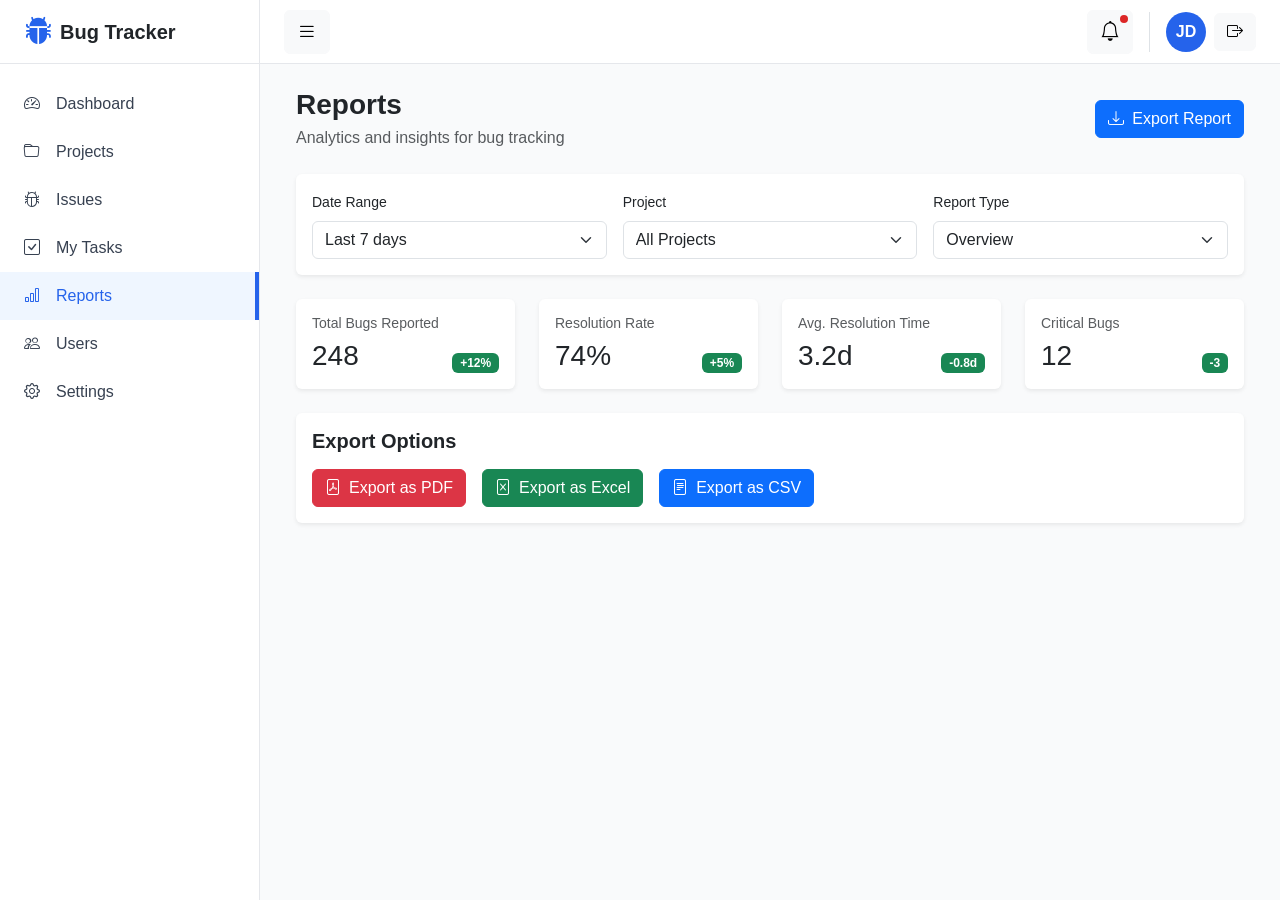
<file: public/reports.html>
<!DOCTYPE html>
<html lang="en">
<head>
    <meta charset="UTF-8">
    <meta name="viewport" content="width=device-width, initial-scale=1.0">
    <title>Reports - Bug Tracker</title>
    <link href="https://cdn.jsdelivr.net/npm/bootstrap@5.3.0/dist/css/bootstrap.min.css" rel="stylesheet">
    <link rel="stylesheet" href="https://cdn.jsdelivr.net/npm/bootstrap-icons@1.11.0/font/bootstrap-icons.css">
    <link rel="stylesheet" href="css/style.css">
</head>
<body>
    <div class="sidebar" id="sidebar">
        <div class="sidebar-logo d-flex align-items-center">
            <i class="bi bi-bug-fill text-primary fs-3 me-2"></i>
            <span class="fw-bold fs-5">Bug Tracker</span>
        </div>
        <nav class="sidebar-nav">
            <a href="dashboard.html" class="sidebar-link"><i class="bi bi-speedometer2"></i><span>Dashboard</span></a>
            <a href="projects.html" class="sidebar-link"><i class="bi bi-folder"></i><span>Projects</span></a>
            <a href="issues.html" class="sidebar-link"><i class="bi bi-bug"></i><span>Issues</span></a>
            <a href="my-tasks.html" class="sidebar-link"><i class="bi bi-check-square"></i><span>My Tasks</span></a>
            <a href="reports.html" class="sidebar-link active"><i class="bi bi-bar-chart"></i><span>Reports</span></a>
            <a href="users.html" class="sidebar-link"><i class="bi bi-people"></i><span>Users</span></a>
            <a href="settings.html" class="sidebar-link"><i class="bi bi-gear"></i><span>Settings</span></a>
        </nav>
    </div>
    <nav class="top-navbar d-flex align-items-center px-4" id="topNavbar">
        <button class="btn btn-light me-3" id="sidebarToggle"><i class="bi bi-list fs-5"></i></button>
        <div class="ms-auto d-flex align-items-center gap-3">
            <button class="btn btn-light position-relative"><i class="bi bi-bell fs-5"></i><span class="notification-badge"></span></button>
            <div class="d-flex align-items-center gap-2 border-start ps-3">
                <div class="avatar">JD</div>
                <a href="login.html" class="btn btn-light"><i class="bi bi-box-arrow-right"></i></a>
            </div>
        </div>
    </nav>
    <main class="main-content" id="mainContent">
        <div class="container-fluid">
            <div class="d-flex justify-content-between align-items-center mb-4">
                <div>
                    <h1 class="h3 fw-bold mb-1">Reports</h1>
                    <p class="text-muted mb-0">Analytics and insights for bug tracking</p>
                </div>
                <button class="btn btn-primary"><i class="bi bi-download me-2"></i>Export Report</button>
            </div>
            <div class="card border-0 shadow-sm mb-4">
                <div class="card-body">
                    <div class="row g-3">
                        <div class="col-md-4">
                            <label class="form-label small">Date Range</label>
                            <select class="form-select">
                                <option>Last 7 days</option>
                                <option>Last 30 days</option>
                                <option>Last 3 months</option>
                            </select>
                        </div>
                        <div class="col-md-4">
                            <label class="form-label small">Project</label>
                            <select class="form-select">
                                <option>All Projects</option>
                                <option>Web Portal</option>
                                <option>Backend API</option>
                            </select>
                        </div>
                        <div class="col-md-4">
                            <label class="form-label small">Report Type</label>
                            <select class="form-select">
                                <option>Overview</option>
                                <option>Bug Status</option>
                                <option>Developer Performance</option>
                            </select>
                        </div>
                    </div>
                </div>
            </div>
            <div class="row g-4 mb-4">
                <div class="col-md-3">
                    <div class="card border-0 shadow-sm">
                        <div class="card-body">
                            <h6 class="text-muted small mb-2">Total Bugs Reported</h6>
                            <div class="d-flex justify-content-between align-items-end">
                                <h3 class="mb-0">248</h3>
                                <span class="badge bg-success">+12%</span>
                            </div>
                        </div>
                    </div>
                </div>
                <div class="col-md-3">
                    <div class="card border-0 shadow-sm">
                        <div class="card-body">
                            <h6 class="text-muted small mb-2">Resolution Rate</h6>
                            <div class="d-flex justify-content-between align-items-end">
                                <h3 class="mb-0">74%</h3>
                                <span class="badge bg-success">+5%</span>
                            </div>
                        </div>
                    </div>
                </div>
                <div class="col-md-3">
                    <div class="card border-0 shadow-sm">
                        <div class="card-body">
                            <h6 class="text-muted small mb-2">Avg. Resolution Time</h6>
                            <div class="d-flex justify-content-between align-items-end">
                                <h3 class="mb-0">3.2d</h3>
                                <span class="badge bg-success">-0.8d</span>
                            </div>
                        </div>
                    </div>
                </div>
                <div class="col-md-3">
                    <div class="card border-0 shadow-sm">
                        <div class="card-body">
                            <h6 class="text-muted small mb-2">Critical Bugs</h6>
                            <div class="d-flex justify-content-between align-items-end">
                                <h3 class="mb-0">12</h3>
                                <span class="badge bg-success">-3</span>
                            </div>
                        </div>
                    </div>
                </div>
            </div>
            <div class="card border-0 shadow-sm">
                <div class="card-body">
                    <h5 class="fw-semibold mb-3">Export Options</h5>
                    <div class="d-flex gap-3">
                        <button class="btn btn-danger"><i class="bi bi-file-pdf me-2"></i>Export as PDF</button>
                        <button class="btn btn-success"><i class="bi bi-file-excel me-2"></i>Export as Excel</button>
                        <button class="btn btn-primary"><i class="bi bi-file-text me-2"></i>Export as CSV</button>
                    </div>
                </div>
            </div>
        </div>
    </main>
    <script src="https://cdn.jsdelivr.net/npm/bootstrap@5.3.0/dist/js/bootstrap.bundle.min.js"></script>
    <script src="js/main.js"></script>
</body>
</html>
</file>
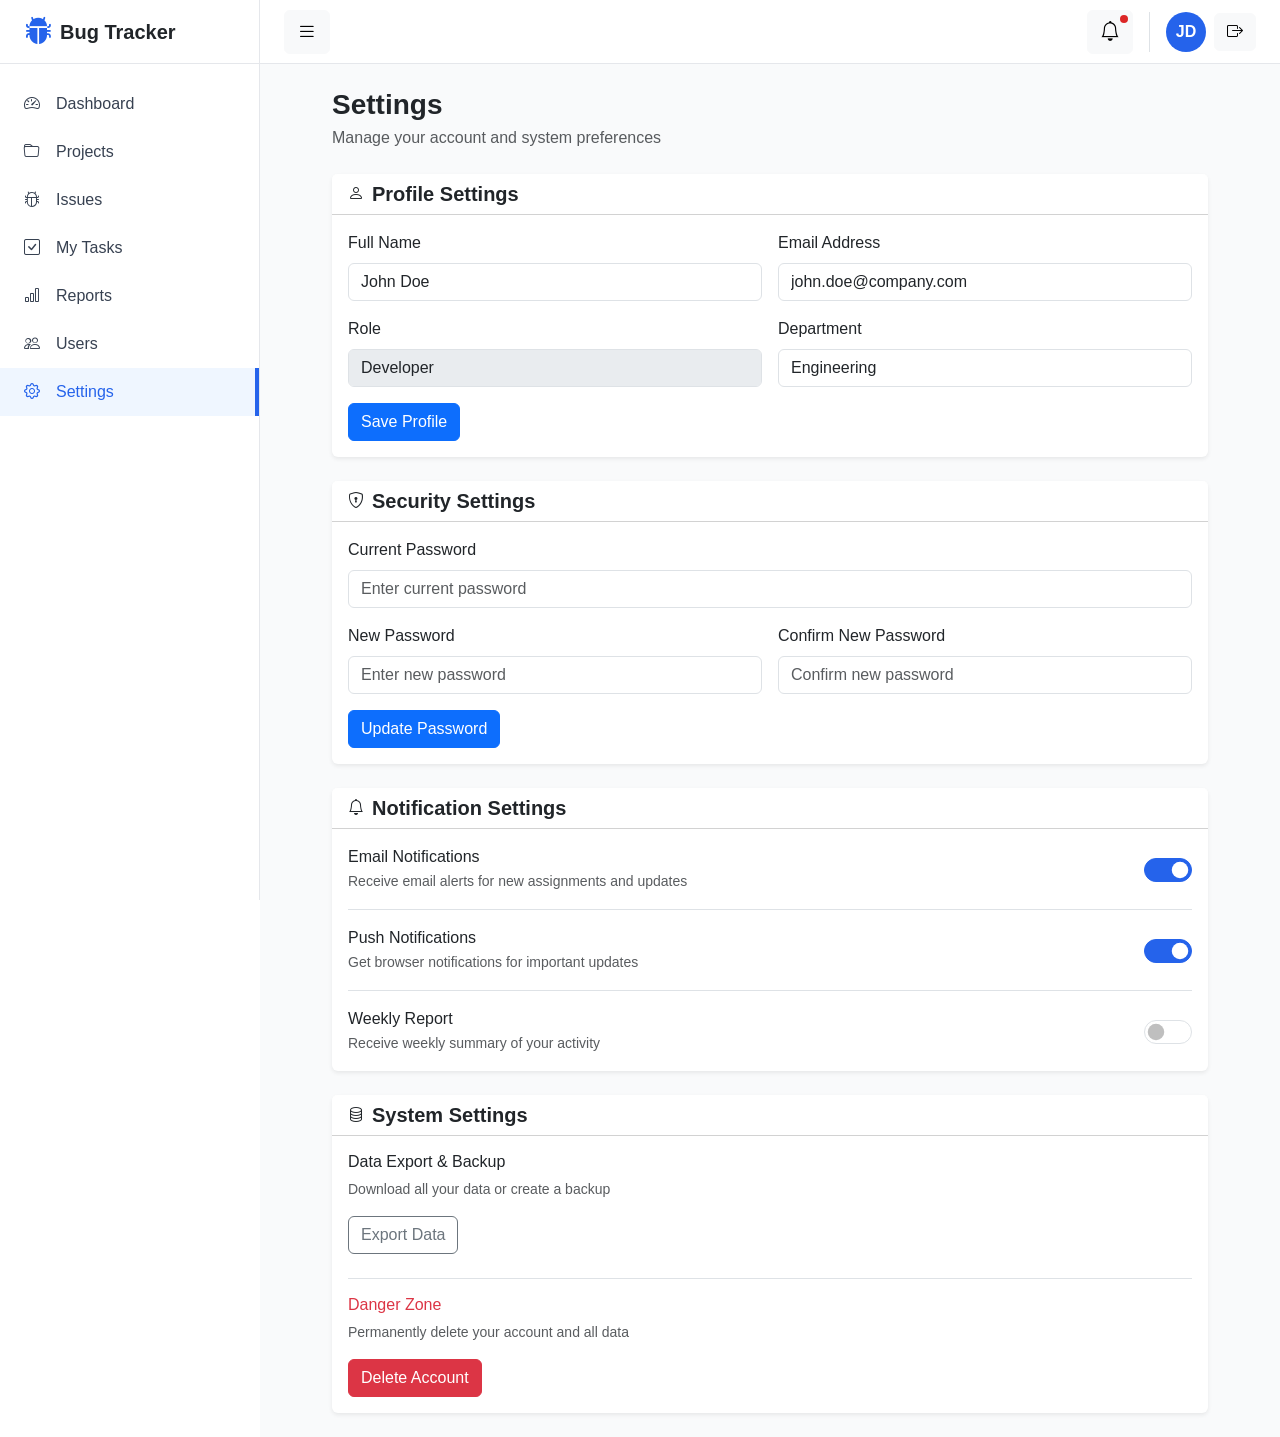
<file: public/settings.html>
<!DOCTYPE html>
<html lang="en">
<head>
    <meta charset="UTF-8">
    <meta name="viewport" content="width=device-width, initial-scale=1.0">
    <title>Settings - Bug Tracker</title>
    <link href="https://cdn.jsdelivr.net/npm/bootstrap@5.3.0/dist/css/bootstrap.min.css" rel="stylesheet">
    <link rel="stylesheet" href="https://cdn.jsdelivr.net/npm/bootstrap-icons@1.11.0/font/bootstrap-icons.css">
    <link rel="stylesheet" href="css/style.css">
</head>
<body>
    <div class="sidebar" id="sidebar">
        <div class="sidebar-logo d-flex align-items-center">
            <i class="bi bi-bug-fill text-primary fs-3 me-2"></i>
            <span class="fw-bold fs-5">Bug Tracker</span>
        </div>
        <nav class="sidebar-nav">
            <a href="dashboard.html" class="sidebar-link"><i class="bi bi-speedometer2"></i><span>Dashboard</span></a>
            <a href="projects.html" class="sidebar-link"><i class="bi bi-folder"></i><span>Projects</span></a>
            <a href="issues.html" class="sidebar-link"><i class="bi bi-bug"></i><span>Issues</span></a>
            <a href="my-tasks.html" class="sidebar-link"><i class="bi bi-check-square"></i><span>My Tasks</span></a>
            <a href="reports.html" class="sidebar-link"><i class="bi bi-bar-chart"></i><span>Reports</span></a>
            <a href="users.html" class="sidebar-link"><i class="bi bi-people"></i><span>Users</span></a>
            <a href="settings.html" class="sidebar-link active"><i class="bi bi-gear"></i><span>Settings</span></a>
        </nav>
    </div>
    <nav class="top-navbar d-flex align-items-center px-4" id="topNavbar">
        <button class="btn btn-light me-3" id="sidebarToggle"><i class="bi bi-list fs-5"></i></button>
        <div class="ms-auto d-flex align-items-center gap-3">
            <button class="btn btn-light position-relative"><i class="bi bi-bell fs-5"></i><span class="notification-badge"></span></button>
            <div class="d-flex align-items-center gap-2 border-start ps-3">
                <div class="avatar">JD</div>
                <a href="login.html" class="btn btn-light"><i class="bi bi-box-arrow-right"></i></a>
            </div>
        </div>
    </nav>
    <main class="main-content" id="mainContent">
        <div class="container-fluid" style="max-width: 900px;">
            <div class="mb-4">
                <h1 class="h3 fw-bold mb-1">Settings</h1>
                <p class="text-muted mb-0">Manage your account and system preferences</p>
            </div>
            <div class="card border-0 shadow-sm mb-4">
                <div class="card-header bg-white d-flex align-items-center gap-2">
                    <i class="bi bi-person"></i>
                    <h5 class="mb-0 fw-semibold">Profile Settings</h5>
                </div>
                <div class="card-body">
                    <div class="row g-3">
                        <div class="col-md-6">
                            <label class="form-label">Full Name</label>
                            <input type="text" class="form-control" value="John Doe">
                        </div>
                        <div class="col-md-6">
                            <label class="form-label">Email Address</label>
                            <input type="email" class="form-control" value="john.doe@company.com">
                        </div>
                        <div class="col-md-6">
                            <label class="form-label">Role</label>
                            <input type="text" class="form-control" value="Developer" disabled>
                        </div>
                        <div class="col-md-6">
                            <label class="form-label">Department</label>
                            <input type="text" class="form-control" value="Engineering">
                        </div>
                        <div class="col-12">
                            <button class="btn btn-primary">Save Profile</button>
                        </div>
                    </div>
                </div>
            </div>
            <div class="card border-0 shadow-sm mb-4">
                <div class="card-header bg-white d-flex align-items-center gap-2">
                    <i class="bi bi-shield-lock"></i>
                    <h5 class="mb-0 fw-semibold">Security Settings</h5>
                </div>
                <div class="card-body">
                    <div class="row g-3">
                        <div class="col-12">
                            <label class="form-label">Current Password</label>
                            <input type="password" class="form-control" placeholder="Enter current password">
                        </div>
                        <div class="col-md-6">
                            <label class="form-label">New Password</label>
                            <input type="password" class="form-control" placeholder="Enter new password">
                        </div>
                        <div class="col-md-6">
                            <label class="form-label">Confirm New Password</label>
                            <input type="password" class="form-control" placeholder="Confirm new password">
                        </div>
                        <div class="col-12">
                            <button class="btn btn-primary">Update Password</button>
                        </div>
                    </div>
                </div>
            </div>
            <div class="card border-0 shadow-sm mb-4">
                <div class="card-header bg-white d-flex align-items-center gap-2">
                    <i class="bi bi-bell"></i>
                    <h5 class="mb-0 fw-semibold">Notification Settings</h5>
                </div>
                <div class="card-body">
                    <div class="d-flex justify-content-between align-items-center mb-3 pb-3 border-bottom">
                        <div>
                            <div class="fw-medium">Email Notifications</div>
                            <small class="text-muted">Receive email alerts for new assignments and updates</small>
                        </div>
                        <div class="form-check form-switch">
                            <input class="form-check-input" type="checkbox" checked>
                        </div>
                    </div>
                    <div class="d-flex justify-content-between align-items-center mb-3 pb-3 border-bottom">
                        <div>
                            <div class="fw-medium">Push Notifications</div>
                            <small class="text-muted">Get browser notifications for important updates</small>
                        </div>
                        <div class="form-check form-switch">
                            <input class="form-check-input" type="checkbox" checked>
                        </div>
                    </div>
                    <div class="d-flex justify-content-between align-items-center">
                        <div>
                            <div class="fw-medium">Weekly Report</div>
                            <small class="text-muted">Receive weekly summary of your activity</small>
                        </div>
                        <div class="form-check form-switch">
                            <input class="form-check-input" type="checkbox">
                        </div>
                    </div>
                </div>
            </div>
            <div class="card border-0 shadow-sm">
                <div class="card-header bg-white d-flex align-items-center gap-2">
                    <i class="bi bi-database"></i>
                    <h5 class="mb-0 fw-semibold">System Settings</h5>
                </div>
                <div class="card-body">
                    <div class="mb-4">
                        <h6 class="fw-medium mb-2">Data Export & Backup</h6>
                        <p class="text-muted small mb-3">Download all your data or create a backup</p>
                        <button class="btn btn-outline-secondary">Export Data</button>
                    </div>
                    <div class="pt-3 border-top">
                        <h6 class="fw-medium mb-2 text-danger">Danger Zone</h6>
                        <p class="text-muted small mb-3">Permanently delete your account and all data</p>
                        <button class="btn btn-danger">Delete Account</button>
                    </div>
                </div>
            </div>
        </div>
    </main>
    <script src="https://cdn.jsdelivr.net/npm/bootstrap@5.3.0/dist/js/bootstrap.bundle.min.js"></script>
    <script src="js/main.js"></script>
</body>
</html>
</file>
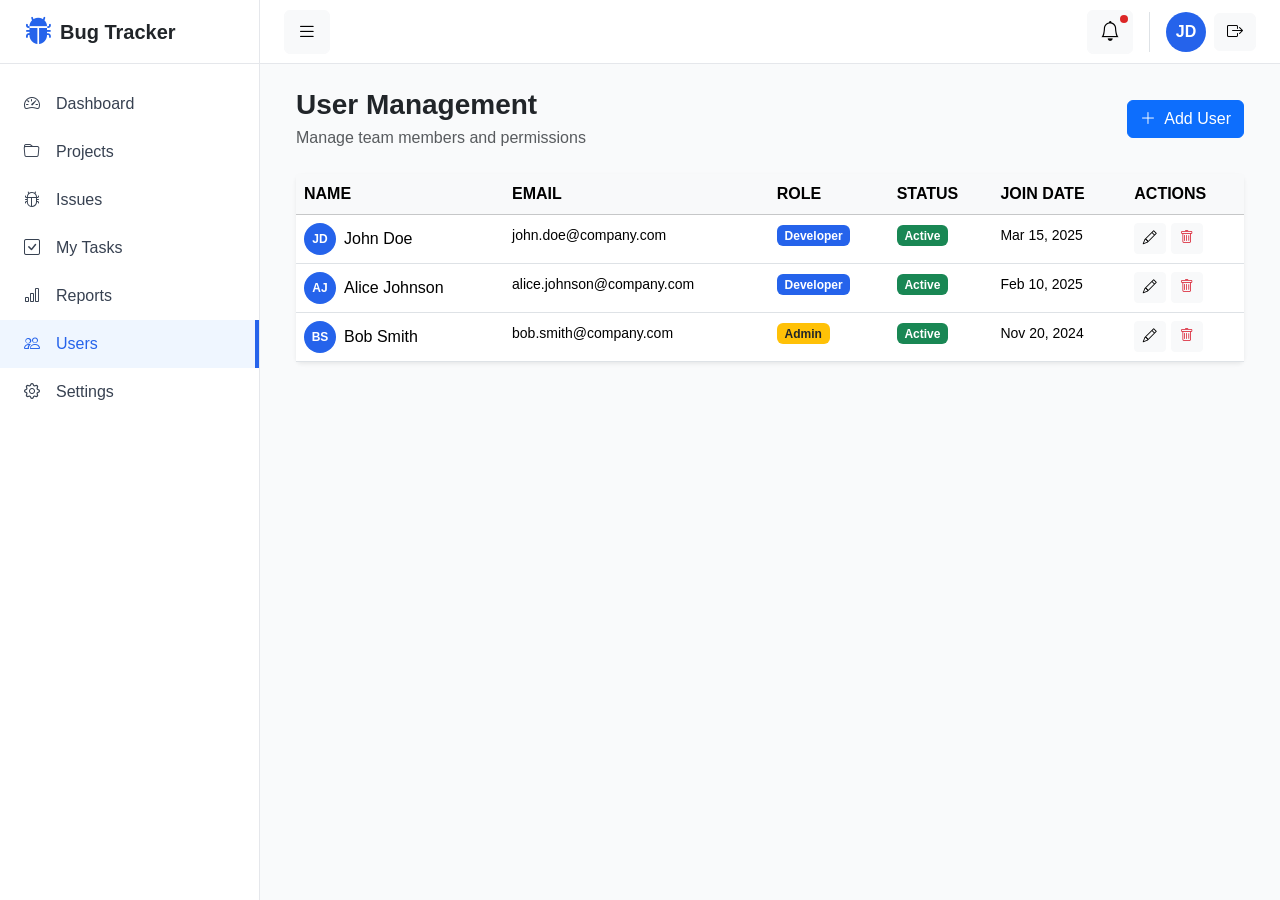
<file: public/users.html>
<!DOCTYPE html>
<html lang="en">
<head>
    <meta charset="UTF-8">
    <meta name="viewport" content="width=device-width, initial-scale=1.0">
    <title>Users - Bug Tracker</title>
    <link href="https://cdn.jsdelivr.net/npm/bootstrap@5.3.0/dist/css/bootstrap.min.css" rel="stylesheet">
    <link rel="stylesheet" href="https://cdn.jsdelivr.net/npm/bootstrap-icons@1.11.0/font/bootstrap-icons.css">
    <link rel="stylesheet" href="css/style.css">
</head>
<body>
    <div class="sidebar" id="sidebar">
        <div class="sidebar-logo d-flex align-items-center">
            <i class="bi bi-bug-fill text-primary fs-3 me-2"></i>
            <span class="fw-bold fs-5">Bug Tracker</span>
        </div>
        <nav class="sidebar-nav">
            <a href="dashboard.html" class="sidebar-link"><i class="bi bi-speedometer2"></i><span>Dashboard</span></a>
            <a href="projects.html" class="sidebar-link"><i class="bi bi-folder"></i><span>Projects</span></a>
            <a href="issues.html" class="sidebar-link"><i class="bi bi-bug"></i><span>Issues</span></a>
            <a href="my-tasks.html" class="sidebar-link"><i class="bi bi-check-square"></i><span>My Tasks</span></a>
            <a href="reports.html" class="sidebar-link"><i class="bi bi-bar-chart"></i><span>Reports</span></a>
            <a href="users.html" class="sidebar-link active"><i class="bi bi-people"></i><span>Users</span></a>
            <a href="settings.html" class="sidebar-link"><i class="bi bi-gear"></i><span>Settings</span></a>
        </nav>
    </div>
    <nav class="top-navbar d-flex align-items-center px-4" id="topNavbar">
        <button class="btn btn-light me-3" id="sidebarToggle"><i class="bi bi-list fs-5"></i></button>
        <div class="ms-auto d-flex align-items-center gap-3">
            <button class="btn btn-light position-relative"><i class="bi bi-bell fs-5"></i><span class="notification-badge"></span></button>
            <div class="d-flex align-items-center gap-2 border-start ps-3">
                <div class="avatar">JD</div>
                <a href="login.html" class="btn btn-light"><i class="bi bi-box-arrow-right"></i></a>
            </div>
        </div>
    </nav>
    <main class="main-content" id="mainContent">
        <div class="container-fluid">
            <div class="d-flex justify-content-between align-items-center mb-4">
                <div>
                    <h1 class="h3 fw-bold mb-1">User Management</h1>
                    <p class="text-muted mb-0">Manage team members and permissions</p>
                </div>
                <button class="btn btn-primary" data-bs-toggle="modal" data-bs-target="#userModal">
                    <i class="bi bi-plus-lg me-2"></i>Add User
                </button>
            </div>
            <div class="card border-0 shadow-sm">
                <div class="table-responsive">
                    <table class="table table-hover mb-0">
                        <thead class="table-light">
                            <tr>
                                <th>NAME</th>
                                <th>EMAIL</th>
                                <th>ROLE</th>
                                <th>STATUS</th>
                                <th>JOIN DATE</th>
                                <th>ACTIONS</th>
                            </tr>
                        </thead>
                        <tbody>
                            <tr>
                                <td>
                                    <div class="d-flex align-items-center gap-2">
                                        <div class="avatar avatar-sm">JD</div>
                                        <span class="fw-medium">John Doe</span>
                                    </div>
                                </td>
                                <td><small>john.doe@company.com</small></td>
                                <td><span class="badge bg-primary">Developer</span></td>
                                <td><span class="badge bg-success">Active</span></td>
                                <td><small>Mar 15, 2025</small></td>
                                <td>
                                    <button class="btn btn-sm btn-light"><i class="bi bi-pencil"></i></button>
                                    <button class="btn btn-sm btn-light text-danger"><i class="bi bi-trash"></i></button>
                                </td>
                            </tr>
                            <tr>
                                <td>
                                    <div class="d-flex align-items-center gap-2">
                                        <div class="avatar avatar-sm">AJ</div>
                                        <span class="fw-medium">Alice Johnson</span>
                                    </div>
                                </td>
                                <td><small>alice.johnson@company.com</small></td>
                                <td><span class="badge bg-primary">Developer</span></td>
                                <td><span class="badge bg-success">Active</span></td>
                                <td><small>Feb 10, 2025</small></td>
                                <td>
                                    <button class="btn btn-sm btn-light"><i class="bi bi-pencil"></i></button>
                                    <button class="btn btn-sm btn-light text-danger"><i class="bi bi-trash"></i></button>
                                </td>
                            </tr>
                            <tr>
                                <td>
                                    <div class="d-flex align-items-center gap-2">
                                        <div class="avatar avatar-sm">BS</div>
                                        <span class="fw-medium">Bob Smith</span>
                                    </div>
                                </td>
                                <td><small>bob.smith@company.com</small></td>
                                <td><span class="badge bg-warning text-dark">Admin</span></td>
                                <td><span class="badge bg-success">Active</span></td>
                                <td><small>Nov 20, 2024</small></td>
                                <td>
                                    <button class="btn btn-sm btn-light"><i class="bi bi-pencil"></i></button>
                                    <button class="btn btn-sm btn-light text-danger"><i class="bi bi-trash"></i></button>
                                </td>
                            </tr>
                        </tbody>
                    </table>
                </div>
            </div>
        </div>
    </main>
    <div class="modal fade" id="userModal" tabindex="-1">
        <div class="modal-dialog">
            <div class="modal-content">
                <div class="modal-header">
                    <h5 class="modal-title">Add New User</h5>
                    <button type="button" class="btn-close" data-bs-dismiss="modal"></button>
                </div>
                <div class="modal-body">
                    <form>
                        <div class="mb-3">
                            <label class="form-label">Full Name</label>
                            <input type="text" class="form-control" placeholder="John Doe">
                        </div>
                        <div class="mb-3">
                            <label class="form-label">Email Address</label>
                            <input type="email" class="form-control" placeholder="john.doe@company.com">
                        </div>
                        <div class="mb-3">
                            <label class="form-label">Role</label>
                            <select class="form-select">
                                <option>Developer</option>
                                <option>Tester</option>
                                <option>Manager</option>
                                <option>Admin</option>
                            </select>
                        </div>
                        <div class="mb-3">
                            <label class="form-label">Status</label>
                            <select class="form-select">
                                <option>Active</option>
                                <option>Inactive</option>
                            </select>
                        </div>
                    </form>
                </div>
                <div class="modal-footer">
                    <button type="button" class="btn btn-secondary" data-bs-dismiss="modal">Cancel</button>
                    <button type="button" class="btn btn-primary">Create User</button>
                </div>
            </div>
        </div>
    </div>
    <script src="https://cdn.jsdelivr.net/npm/bootstrap@5.3.0/dist/js/bootstrap.bundle.min.js"></script>
    <script src="js/main.js"></script>
</body>
</html>
</file>
<file: public/css/style.css>
/* Global Styles */
:root {
    --bs-primary: #2563eb;
    --bs-primary-rgb: 37, 99, 235;
}

body {
    font-family: -apple-system, BlinkMacSystemFont, 'Segoe UI', Roboto, 'Helvetica Neue', Arial, sans-serif;
}

/* Utility Classes */
.rounded-3 {
    border-radius: 0.75rem !important;
}

.rounded-4 {
    border-radius: 1rem !important;
}

.shadow-custom {
    box-shadow: 0 4px 6px -1px rgb(0 0 0 / 0.1), 0 2px 4px -2px rgb(0 0 0 / 0.1);
}

/* Badge Styles */
.badge-priority-critical {
    background-color: #fef2f2;
    color: #b91c1c;
}

.badge-priority-high {
    background-color: #fff7ed;
    color: #c2410c;
}

.badge-priority-medium {
    background-color: #fefce8;
    color: #a16207;
}

.badge-priority-low {
    background-color: #f0fdf4;
    color: #15803d;
}

.badge-status-open {
    background-color: #eff6ff;
    color: #1d4ed8;
}

.badge-status-progress {
    background-color: #fff7ed;
    color: #c2410c;
}

.badge-status-resolved {
    background-color: #f0fdf4;
    color: #15803d;
}

.badge-status-closed {
    background-color: #f3f4f6;
    color: #4b5563;
}

.badge-status-reopened {
    background-color: #fef2f2;
    color: #b91c1c;
}

/* Sidebar Styles */
.sidebar {
    width: 260px;
    background-color: #ffffff;
    border-right: 1px solid #e5e7eb;
    position: fixed;
    top: 0;
    left: 0;
    height: 100vh;
    z-index: 1000;
    transition: margin-left 0.3s;
}

.sidebar.collapsed {
    margin-left: -260px;
}

.sidebar-logo {
    height: 64px;
    border-bottom: 1px solid #e5e7eb;
    padding: 0 1.5rem;
}

.sidebar-nav {
    padding: 1rem 0;
}

.sidebar-link {
    display: flex;
    align-items: center;
    padding: 0.75rem 1.5rem;
    color: #374151;
    text-decoration: none;
    transition: all 0.2s;
    border-right: 4px solid transparent;
}

.sidebar-link:hover {
    background-color: #f9fafb;
    color: #1f2937;
}

.sidebar-link.active {
    background-color: #eff6ff;
    color: #2563eb;
    border-right-color: #2563eb;
}

.sidebar-link i {
    width: 20px;
    margin-right: 0.75rem;
}

/* Top Navbar */
.top-navbar {
    height: 64px;
    background-color: #ffffff;
    border-bottom: 1px solid #e5e7eb;
    position: fixed;
    top: 0;
    left: 260px;
    right: 0;
    z-index: 999;
    transition: left 0.3s;
}

.top-navbar.expanded {
    left: 0;
}

/* Main Content */
.main-content {
    margin-left: 260px;
    margin-top: 64px;
    padding: 1.5rem;
    min-height: calc(100vh - 64px);
    background-color: #f9fafb;
    transition: margin-left 0.3s;
}

.main-content.expanded {
    margin-left: 0;
}

/* Cards */
.card-stat {
    transition: box-shadow 0.2s;
}

.card-stat:hover {
    box-shadow: 0 4px 6px -1px rgb(0 0 0 / 0.1), 0 2px 4px -2px rgb(0 0 0 / 0.1);
}

/* Table Styles */
.table-hover tbody tr:hover {
    background-color: #f9fafb;
}

/* Notification Badge */
.notification-badge {
    position: absolute;
    top: 4px;
    right: 4px;
    width: 8px;
    height: 8px;
    background-color: #dc2626;
    border-radius: 50%;
}

/* Avatar */
.avatar {
    width: 40px;
    height: 40px;
    border-radius: 50%;
    background-color: #2563eb;
    color: white;
    display: flex;
    align-items: center;
    justify-content: center;
    font-weight: 600;
}

.avatar-sm {
    width: 32px;
    height: 32px;
    font-size: 0.75rem;
}

/* Responsive */
@media (max-width: 768px) {
    .sidebar {
        margin-left: -260px;
    }

    .sidebar.show {
        margin-left: 0;
    }

    .top-navbar {
        left: 0;
    }

    .main-content {
        margin-left: 0;
    }
}

/* Custom Toggle Switch */
.form-switch .form-check-input {
    width: 3rem;
    height: 1.5rem;
    cursor: pointer;
}

.form-switch .form-check-input:checked {
    background-color: #2563eb;
    border-color: #2563eb;
}

/* File Upload Area */
.upload-area {
    border: 2px dashed #d1d5db;
    border-radius: 0.5rem;
    padding: 3rem;
    text-align: center;
    cursor: pointer;
    transition: all 0.2s;
}

.upload-area:hover {
    border-color: #2563eb;
    background-color: #eff6ff;
}

/* Activity Timeline */
.timeline-item {
    position: relative;
    padding-left: 3rem;
    padding-bottom: 1.5rem;
}

.timeline-item::before {
    content: '';
    position: absolute;
    left: 1.25rem;
    top: 2.5rem;
    bottom: 0;
    width: 2px;
    background-color: #e5e7eb;
}

.timeline-item:last-child::before {
    display: none;
}

.timeline-icon {
    position: absolute;
    left: 0;
    top: 0;
    width: 2.5rem;
    height: 2.5rem;
    border-radius: 50%;
    background-color: #eff6ff;
    display: flex;
    align-items: center;
    justify-content: center;
}
</file>
